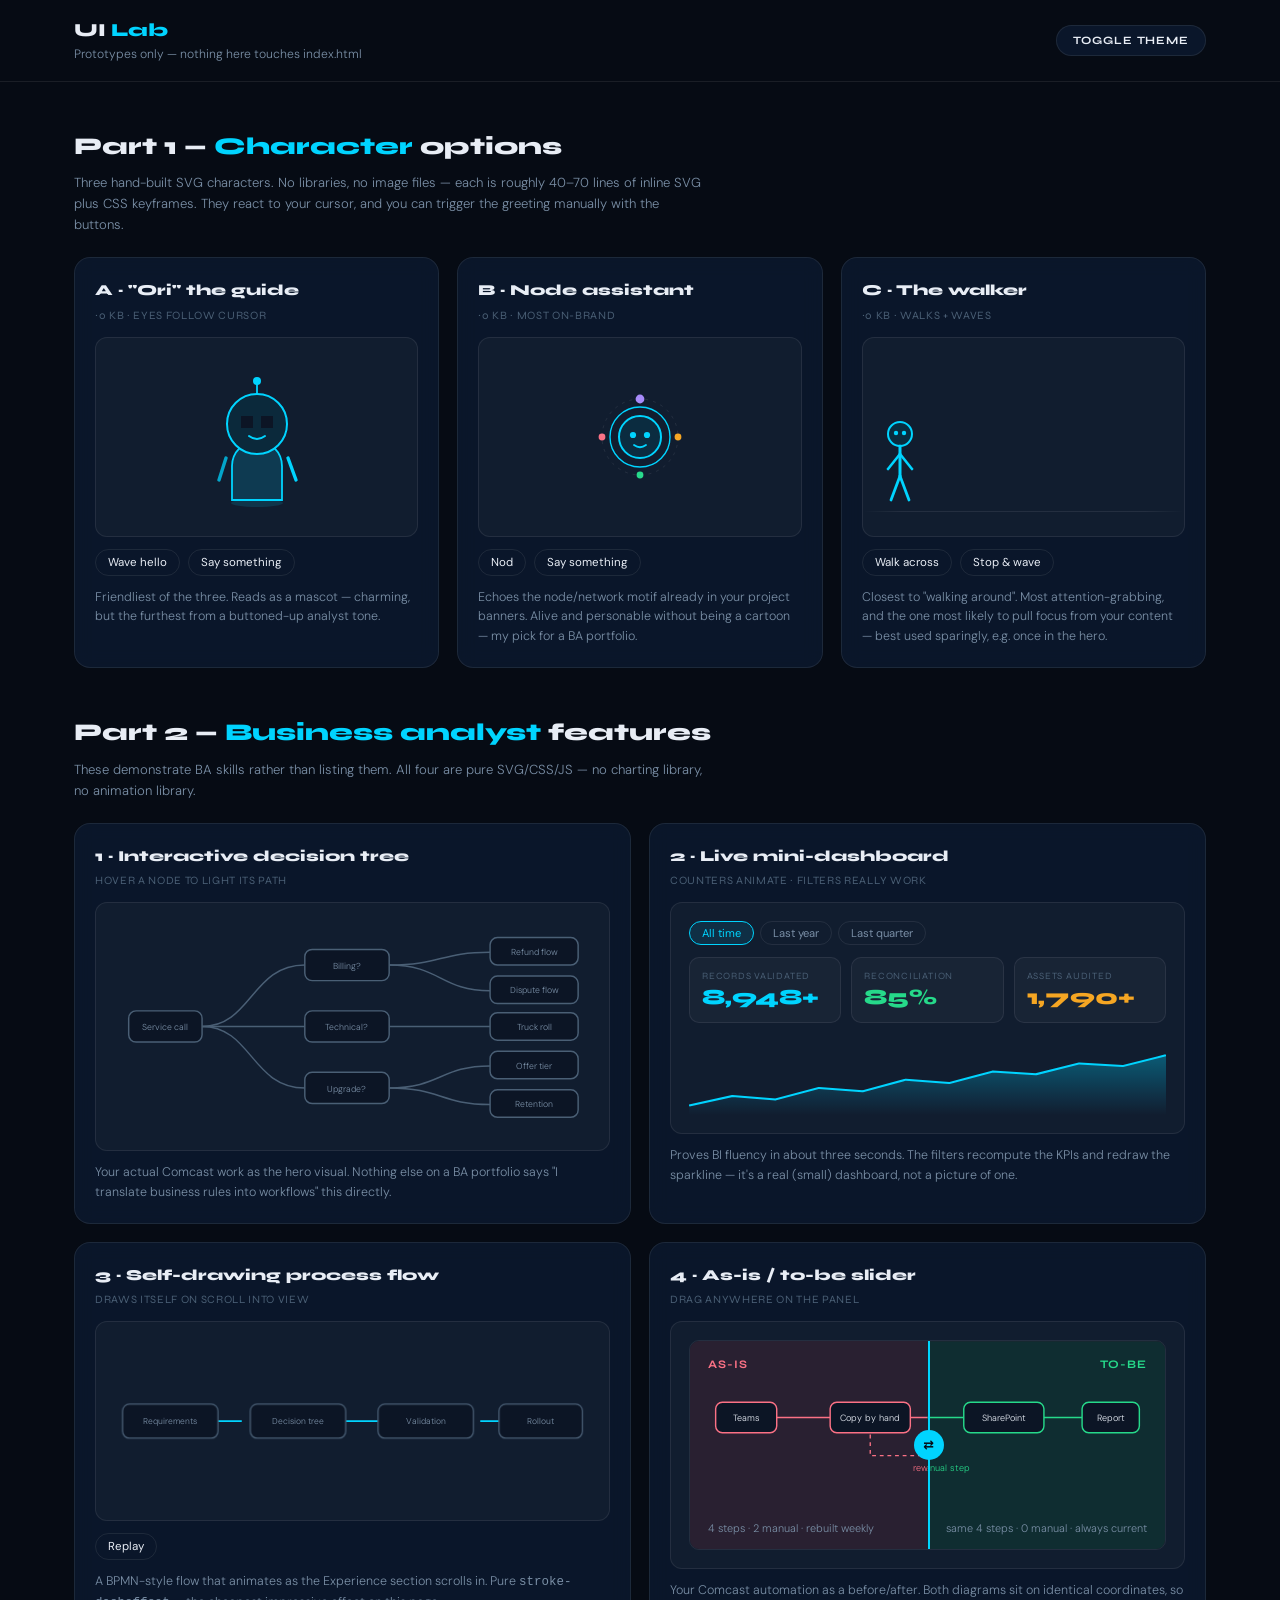
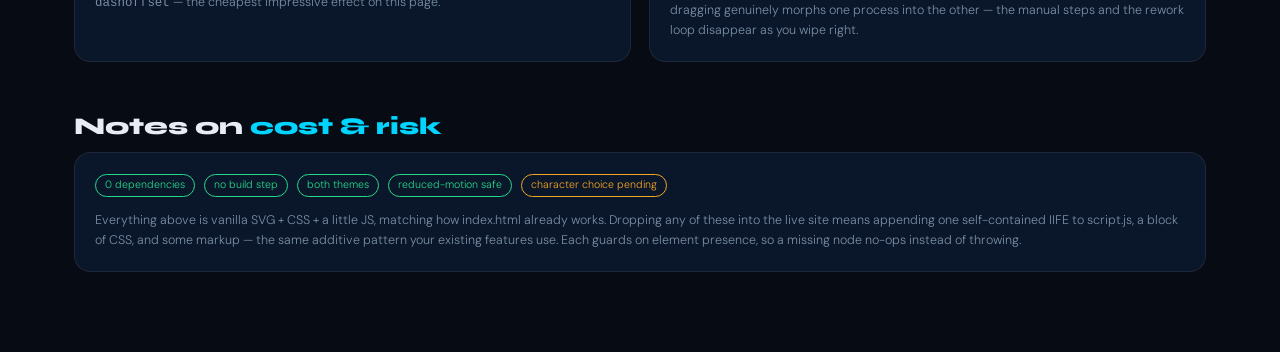
<file: demo.html>
<!DOCTYPE html>
<html lang="en" data-theme="dark">
<head>
<meta charset="UTF-8"/>
<meta name="viewport" content="width=device-width,initial-scale=1.0"/>
<title>UI Lab — Sreya Kambhatla Portfolio</title>
<link rel="preconnect" href="https://fonts.googleapis.com"/>
<link href="https://fonts.googleapis.com/css2?family=Syne:wght@400;600;700;800&family=DM+Sans:opsz,wght@9..40,300;9..40,400;9..40,500&display=swap" rel="stylesheet"/>
<style>
/* Palette copied from styles.css so this page is fully self-contained
   and cannot be affected by (or affect) the live site. */
:root{
  --bg:#060b14;--bg2:#0c1525;--glass:rgba(14,30,58,0.60);
  --border:rgba(255,255,255,0.08);
  --cyan:#00d4ff;--amber:#f5a623;--green:#26d98a;--purple:#a78bfa;--rose:#fb7185;
  --text:#e8edf5;--muted:#7a8fa6;--dim:#4a5f75;
}
[data-theme="light"]{
  --bg:#d4d2cb;--bg2:#cac8c0;--glass:rgba(255,253,248,0.72);
  --border:rgba(100,90,70,0.18);
  --cyan:#3b40c4;--amber:#b86e00;--green:#1a7a50;--purple:#5c3db8;--rose:#c03060;
  --text:#1e1c18;--muted:#5a5244;--dim:#9a9080;
}
*{margin:0;padding:0;box-sizing:border-box;}
body{background:var(--bg);color:var(--text);font-family:"DM Sans",system-ui,sans-serif;
  font-weight:300;line-height:1.6;padding:0 0 80px;transition:background .3s,color .3s;}
.wrap{max-width:1180px;margin:0 auto;padding:0 24px;}
header.lab{position:sticky;top:0;z-index:50;background:var(--bg);border-bottom:1px solid var(--border);
  padding:16px 0;margin-bottom:38px;}
header.lab .wrap{display:flex;align-items:center;justify-content:space-between;gap:16px;}
h1{font-family:"Syne",sans-serif;font-size:1.15rem;font-weight:800;letter-spacing:-.01em;}
h1 span{color:var(--cyan);}
.lab-sub{font-size:.76rem;color:var(--muted);}
.tbtn{font-family:"Syne",sans-serif;font-size:.7rem;font-weight:700;letter-spacing:.08em;
  text-transform:uppercase;color:var(--text);background:var(--glass);border:1px solid var(--border);
  border-radius:999px;padding:8px 16px;cursor:pointer;}
.tbtn:hover{border-color:var(--cyan);color:var(--cyan);}
h2.sec{font-family:"Syne",sans-serif;font-size:1.5rem;font-weight:800;margin:46px 0 6px;}
h2.sec span{color:var(--cyan);}
.sec-note{font-size:.82rem;color:var(--muted);margin-bottom:22px;max-width:70ch;}
.grid{display:grid;gap:18px;}
.g3{grid-template-columns:repeat(3,1fr);}
.g2{grid-template-columns:repeat(2,1fr);}
@media(max-width:940px){.g3,.g2{grid-template-columns:1fr;}}
.card{background:var(--glass);border:1px solid var(--border);border-radius:16px;padding:20px;
  backdrop-filter:blur(10px);}
.card h3{font-family:"Syne",sans-serif;font-size:.95rem;font-weight:800;margin-bottom:4px;}
.card .meta{font-size:.7rem;color:var(--dim);font-family:"Syne",sans-serif;letter-spacing:.06em;
  text-transform:uppercase;margin-bottom:12px;}
.card p.desc{font-size:.78rem;color:var(--muted);margin-top:12px;}
.stage{background:rgba(255,255,255,.03);border:1px solid var(--border);border-radius:12px;
  min-height:200px;display:flex;align-items:center;justify-content:center;position:relative;overflow:hidden;}
[data-theme="light"] .stage{background:rgba(0,0,0,.03);}
.ctrls{display:flex;gap:8px;flex-wrap:wrap;margin-top:12px;}
.ctrls button{font-size:.72rem;font-family:"DM Sans",sans-serif;color:var(--text);
  background:transparent;border:1px solid var(--border);border-radius:999px;padding:5px 12px;cursor:pointer;}
.ctrls button:hover{border-color:var(--cyan);color:var(--cyan);}
.tag{display:inline-block;font-size:.66rem;padding:2px 9px;border-radius:999px;
  border:1px solid var(--border);color:var(--muted);margin-right:5px;}
.tag.good{color:var(--green);border-color:var(--green);}
.tag.warn{color:var(--amber);border-color:var(--amber);}

/* ─── CHARACTER 1 : Ori the guide ─── */
.ori{width:130px;height:150px;overflow:visible;}
.ori .body-g{animation:breathe 3.4s ease-in-out infinite;transform-origin:65px 130px;}
@keyframes breathe{0%,100%{transform:translateY(0) scaleY(1);}50%{transform:translateY(-3px) scaleY(1.015);}}
.ori .eye{transition:transform .12s ease-out;}
.ori .lid{transform-origin:center;animation:blink 5.2s infinite;}
@keyframes blink{0%,94%,100%{transform:scaleY(0);}96%,98%{transform:scaleY(1);}}
.ori .arm-wave{transform-origin:96px 96px;}
.ori.waving .arm-wave{animation:wave 1.5s ease-in-out;}
@keyframes wave{0%,100%{transform:rotate(0);}
  15%{transform:rotate(-56deg);}30%{transform:rotate(-30deg);}
  45%{transform:rotate(-56deg);}60%{transform:rotate(-30deg);}75%{transform:rotate(-50deg);}}
.bubble{position:absolute;top:18px;left:50%;transform:translate(-50%,6px);opacity:0;
  background:var(--glass);border:1px solid var(--cyan);border-radius:12px;padding:7px 14px;
  font-size:.76rem;color:var(--text);white-space:nowrap;transition:opacity .35s,transform .35s;
  pointer-events:none;}
.bubble.show{opacity:1;transform:translate(-50%,0);}

/* ─── CHARACTER 2 : Node assistant ─── */
.node-a{width:130px;height:130px;overflow:visible;}
.node-a .orbit{transform-origin:65px 65px;animation:spin 9s linear infinite;}
@keyframes spin{to{transform:rotate(360deg);}}
.node-a .core{transform-origin:65px 65px;animation:pulse 2.6s ease-in-out infinite;}
@keyframes pulse{0%,100%{transform:scale(1);opacity:.95;}50%{transform:scale(1.09);opacity:1;}}
.node-a .ring{transform-origin:65px 65px;animation:ripple 2.6s ease-out infinite;}
@keyframes ripple{0%{transform:scale(.7);opacity:.5;}100%{transform:scale(1.7);opacity:0;}}
.node-a.nodding{animation:nod .9s ease-in-out;}
@keyframes nod{0%,100%{transform:translateY(0) rotate(0);}
  30%{transform:translateY(4px) rotate(-7deg);}65%{transform:translateY(0) rotate(5deg);}}

/* ─── CHARACTER 3 : Walker ─── */
.walk-stage{height:200px;align-items:flex-end;padding-bottom:26px;}
.walker{width:74px;height:96px;overflow:visible;position:absolute;bottom:26px;left:0;
  will-change:transform;}
.walker .leg-l,.walker .leg-r{transform-origin:37px 62px;}
.walker.moving .leg-l{animation:stepA .52s linear infinite;}
.walker.moving .leg-r{animation:stepB .52s linear infinite;}
.walker.moving .arm-l{animation:stepB .52s linear infinite;}
.walker.moving .arm-r{animation:stepA .52s linear infinite;}
.walker .arm-l,.walker .arm-r{transform-origin:37px 40px;}
@keyframes stepA{0%,100%{transform:rotate(21deg);}50%{transform:rotate(-21deg);}}
@keyframes stepB{0%,100%{transform:rotate(-21deg);}50%{transform:rotate(21deg);}}
.walker.moving .torso{animation:bob .26s linear infinite;}
@keyframes bob{0%,100%{transform:translateY(0);}50%{transform:translateY(-2px);}}
.walker.hi .arm-r{animation:wave2 1.4s ease-in-out;}
@keyframes wave2{0%,100%{transform:rotate(0);}
  20%{transform:rotate(-118deg);}40%{transform:rotate(-88deg);}
  60%{transform:rotate(-118deg);}80%{transform:rotate(-95deg);}}
.ground{position:absolute;left:0;right:0;bottom:24px;height:1px;
  background:linear-gradient(90deg,transparent,var(--border) 12%,var(--border) 88%,transparent);}

/* ─── BA 1 : Decision tree ─── */
.dtree{width:100%;max-width:520px;}
.dtree .lk{stroke:var(--dim);stroke-width:1.6;fill:none;pointer-events:none;
  transition:stroke .25s,stroke-width .25s;}
.dtree .lk.lit{stroke:var(--cyan);stroke-width:2.6;}
.dtree .nd{fill:var(--bg2);stroke:var(--dim);stroke-width:1.6;cursor:pointer;
  transition:stroke .25s,fill .25s;}
[data-theme="light"] .dtree .nd{fill:rgba(255,253,248,.9);}
.dtree .nd.lit{stroke:var(--cyan);fill:color-mix(in srgb,var(--cyan) 16%,transparent);}
.dtree text{font-family:"DM Sans",sans-serif;font-size:9.5px;fill:var(--muted);pointer-events:none;}
.dtree .nd.lit ~ text{fill:var(--text);}
.dtree .lbl-lit{fill:var(--text);}

/* ─── BA 2 : Dashboard ─── */
.kpis{display:grid;grid-template-columns:repeat(3,1fr);gap:10px;margin-bottom:14px;}
.kpi{background:rgba(255,255,255,.03);border:1px solid var(--border);border-radius:10px;padding:11px 12px;}
[data-theme="light"] .kpi{background:rgba(0,0,0,.03);}
.kpi .k{font-size:.6rem;font-family:"Syne",sans-serif;letter-spacing:.08em;text-transform:uppercase;color:var(--dim);}
.kpi .v{font-family:"Syne",sans-serif;font-size:1.35rem;font-weight:800;color:var(--cyan);line-height:1.25;}
.kpi.g .v{color:var(--green);} .kpi.a .v{color:var(--amber);}
.filters{display:flex;gap:6px;margin-bottom:12px;flex-wrap:wrap;}
.filters button{font-size:.7rem;padding:4px 12px;border-radius:999px;cursor:pointer;
  background:transparent;border:1px solid var(--border);color:var(--muted);font-family:"DM Sans",sans-serif;}
.filters button.on{border-color:var(--cyan);color:var(--cyan);background:color-mix(in srgb,var(--cyan) 10%,transparent);}
.spark{width:100%;height:78px;}
.spark path.ln{fill:none;stroke:var(--cyan);stroke-width:2;stroke-linejoin:round;
  transition:d .5s ease;}
.spark path.ar{stroke:none;transition:d .5s ease;}

/* ─── BA 3 : Process flow ─── */
.flow{width:100%;max-width:560px;}
.flow .fpath{fill:none;stroke:var(--cyan);stroke-width:2;
  stroke-dasharray:var(--len);stroke-dashoffset:var(--len);}
.flow.run .fpath{animation:draw 2.4s ease forwards;}
@keyframes draw{to{stroke-dashoffset:0;}}
.flow .fbox{fill:var(--bg2);stroke:var(--dim);stroke-width:1.5;opacity:0;}
[data-theme="light"] .flow .fbox{fill:rgba(255,253,248,.92);}
.flow.run .fbox{animation:pop .45s ease forwards;}
.flow .fbox:nth-of-type(1){animation-delay:.1s;} .flow .fbox:nth-of-type(2){animation-delay:.65s;}
.flow .fbox:nth-of-type(3){animation-delay:1.2s;} .flow .fbox:nth-of-type(4){animation-delay:1.75s;}
@keyframes pop{from{opacity:0;transform:translateY(6px);}to{opacity:1;transform:translateY(0);}}
.flow text{font-family:"DM Sans",sans-serif;font-size:10px;fill:var(--muted);opacity:0;}
.flow.run text{animation:pop .45s ease forwards;}
.flow text:nth-of-type(1){animation-delay:.2s;} .flow text:nth-of-type(2){animation-delay:.75s;}
.flow text:nth-of-type(3){animation-delay:1.3s;} .flow text:nth-of-type(4){animation-delay:1.85s;}

/* ─── BA 4 : As-is / To-be ─── */
.cmp{position:relative;width:100%;height:210px;border-radius:10px;overflow:hidden;
  border:1px solid var(--border);cursor:ew-resize;user-select:none;}
.cmp .pane{position:absolute;inset:0;padding:16px 18px;}
.cmp .asis{background:color-mix(in srgb,var(--rose) 12%,var(--bg2));}
.cmp .tobe{background:color-mix(in srgb,var(--green) 12%,var(--bg2));
  clip-path:inset(0 0 0 var(--split,50%));}
.cmp h4{font-family:"Syne",sans-serif;font-size:.72rem;letter-spacing:.09em;text-transform:uppercase;
  position:absolute;top:14px;}
.cmp .asis h4{color:var(--rose);left:18px;} .cmp .tobe h4{color:var(--green);right:18px;}
.cmp .dia{position:absolute;left:0;right:0;top:44px;padding:0 18px;}
.cmp .dia svg{width:100%;height:auto;display:block;}
.cmp .cap{position:absolute;bottom:12px;font-size:.68rem;color:var(--muted);}
.cmp .asis .cap{left:18px;} .cmp .tobe .cap{right:18px;text-align:right;}
.cmp .handle{position:absolute;top:0;bottom:0;left:var(--split,50%);width:2px;
  background:var(--cyan);pointer-events:none;}
.cmp .handle::after{content:"⇄";position:absolute;top:50%;left:50%;transform:translate(-50%,-50%);
  width:30px;height:30px;border-radius:50%;background:var(--cyan);color:var(--bg);
  display:flex;align-items:center;justify-content:center;font-size:.8rem;font-weight:700;}

@media(prefers-reduced-motion:reduce){
  *,*::before,*::after{animation:none!important;transition:none!important;}
  .flow .fpath{stroke-dashoffset:0;} .flow .fbox,.flow text{opacity:1;}
}
</style>
</head>
<body>

<header class="lab">
  <div class="wrap">
    <div>
      <h1>UI <span>Lab</span></h1>
      <div class="lab-sub">Prototypes only — nothing here touches index.html</div>
    </div>
    <button class="tbtn" id="themeBtn">Toggle theme</button>
  </div>
</header>

<div class="wrap">

  <h2 class="sec">Part 1 — <span>Character</span> options</h2>
  <p class="sec-note">Three hand-built SVG characters. No libraries, no image files — each is roughly
    40–70 lines of inline SVG plus CSS keyframes. They react to your cursor, and you can trigger
    the greeting manually with the buttons.</p>

  <div class="grid g3">
    <div class="card">
      <h3>A · "Ori" the guide</h3>
      <div class="meta">~0 KB · eyes follow cursor</div>
      <div class="stage" id="oriStage">
        <div class="bubble" id="oriBubble">Hi, I'm Sreya 👋</div>
        <svg class="ori" id="ori" viewBox="0 0 130 150">
          <g class="body-g">
            <ellipse cx="65" cy="141" rx="26" ry="4" fill="var(--cyan)" opacity=".13"/>
            <path d="M40 138 V104 a25 25 0 0 1 50 0 v34 z" fill="var(--cyan)" opacity=".16"/>
            <path d="M40 138 V104 a25 25 0 0 1 50 0 v34 z" fill="none" stroke="var(--cyan)" stroke-width="1.8"/>
            <line class="arm-wave" x1="96" y1="96" x2="104" y2="118" stroke="var(--cyan)" stroke-width="3.4" stroke-linecap="round"/>
            <line x1="34" y1="96" x2="27" y2="118" stroke="var(--cyan)" stroke-width="3.4" stroke-linecap="round" opacity=".75"/>
            <circle cx="65" cy="62" r="30" fill="var(--bg2)" stroke="var(--cyan)" stroke-width="2"/>
            <circle cx="65" cy="62" r="30" fill="var(--cyan)" opacity=".1"/>
            <g class="eye" id="oriEyes">
              <circle cx="55" cy="60" r="4.2" fill="var(--cyan)"/>
              <circle cx="75" cy="60" r="4.2" fill="var(--cyan)"/>
            </g>
            <g class="lid">
              <rect x="49" y="54" width="12" height="12" fill="var(--bg2)"/>
              <rect x="69" y="54" width="12" height="12" fill="var(--bg2)"/>
            </g>
            <path d="M57 74 q8 6 16 0" stroke="var(--cyan)" stroke-width="2" fill="none" stroke-linecap="round"/>
            <line x1="65" y1="32" x2="65" y2="22" stroke="var(--cyan)" stroke-width="1.8"/>
            <circle cx="65" cy="19" r="4" fill="var(--cyan)"/>
          </g>
        </svg>
      </div>
      <div class="ctrls">
        <button data-act="ori-wave">Wave hello</button>
        <button data-act="ori-say">Say something</button>
      </div>
      <p class="desc">Friendliest of the three. Reads as a mascot — charming, but the furthest
        from a buttoned-up analyst tone.</p>
    </div>

    <div class="card">
      <h3>B · Node assistant</h3>
      <div class="meta">~0 KB · most on-brand</div>
      <div class="stage" id="nodeStage">
        <div class="bubble" id="nodeBubble">Let's look at the data.</div>
        <svg class="node-a" id="nodeA" viewBox="0 0 130 130">
          <circle class="ring" cx="65" cy="65" r="30" fill="none" stroke="var(--cyan)" stroke-width="1.4"/>
          <g class="orbit">
            <circle cx="65" cy="27" r="4.4" fill="var(--purple)"/>
            <circle cx="103" cy="65" r="3.4" fill="var(--amber)"/>
            <circle cx="65" cy="103" r="3.4" fill="var(--green)"/>
            <circle cx="27" cy="65" r="3.4" fill="var(--rose)"/>
          </g>
          <circle cx="65" cy="65" r="38" fill="none" stroke="var(--border)" stroke-width="1" stroke-dasharray="3 5"/>
          <g class="core">
            <circle cx="65" cy="65" r="21" fill="var(--bg2)" stroke="var(--cyan)" stroke-width="2"/>
            <circle cx="65" cy="65" r="21" fill="var(--cyan)" opacity=".12"/>
            <g id="nodeEyes">
              <circle cx="58" cy="63" r="3.1" fill="var(--cyan)"/>
              <circle cx="72" cy="63" r="3.1" fill="var(--cyan)"/>
            </g>
            <path d="M59 73 q6 4.5 12 0" stroke="var(--cyan)" stroke-width="1.8" fill="none" stroke-linecap="round"/>
          </g>
        </svg>
      </div>
      <div class="ctrls">
        <button data-act="node-nod">Nod</button>
        <button data-act="node-say">Say something</button>
      </div>
      <p class="desc">Echoes the node/network motif already in your project banners. Alive and
        personable without being a cartoon — my pick for a BA portfolio.</p>
    </div>

    <div class="card">
      <h3>C · The walker</h3>
      <div class="meta">~0 KB · walks + waves</div>
      <div class="stage walk-stage" id="walkStage">
        <div class="ground"></div>
        <div class="bubble" id="walkBubble">Hello! 👋</div>
        <svg class="walker" id="walker" viewBox="0 0 74 96">
          <g class="torso">
            <circle cx="37" cy="20" r="12" fill="var(--bg2)" stroke="var(--cyan)" stroke-width="2"/>
            <circle cx="37" cy="20" r="12" fill="var(--cyan)" opacity=".12"/>
            <circle cx="33" cy="19" r="2.2" fill="var(--cyan)"/>
            <circle cx="41" cy="19" r="2.2" fill="var(--cyan)"/>
            <line x1="37" y1="32" x2="37" y2="62" stroke="var(--cyan)" stroke-width="3" stroke-linecap="round"/>
            <line class="arm-l" x1="37" y1="40" x2="25" y2="55" stroke="var(--cyan)" stroke-width="2.6" stroke-linecap="round"/>
            <line class="arm-r" x1="37" y1="40" x2="49" y2="55" stroke="var(--cyan)" stroke-width="2.6" stroke-linecap="round"/>
          </g>
          <line class="leg-l" x1="37" y1="62" x2="28" y2="86" stroke="var(--cyan)" stroke-width="2.8" stroke-linecap="round"/>
          <line class="leg-r" x1="37" y1="62" x2="46" y2="86" stroke="var(--cyan)" stroke-width="2.8" stroke-linecap="round"/>
        </svg>
      </div>
      <div class="ctrls">
        <button data-act="walk-go">Walk across</button>
        <button data-act="walk-hi">Stop &amp; wave</button>
      </div>
      <p class="desc">Closest to "walking around". Most attention-grabbing, and the one most likely
        to pull focus from your content — best used sparingly, e.g. once in the hero.</p>
    </div>
  </div>

  <h2 class="sec">Part 2 — <span>Business analyst</span> features</h2>
  <p class="sec-note">These demonstrate BA skills rather than listing them. All four are pure
    SVG/CSS/JS — no charting library, no animation library.</p>

  <div class="grid g2">
    <div class="card">
      <h3>1 · Interactive decision tree</h3>
      <div class="meta">Hover a node to light its path</div>
      <div class="stage" style="padding:18px;">
        <svg class="dtree" id="dtree" viewBox="0 0 520 230">
          <path class="lk" data-b="1" d="M96 115 C150 115 150 48 208 48"/>
          <path class="lk" data-b="2" d="M96 115 C150 115 150 115 208 115"/>
          <path class="lk" data-b="3" d="M96 115 C150 115 150 182 208 182"/>
          <path class="lk" data-b="1" d="M300 48 C356 48 356 34 410 34"/>
          <path class="lk" data-b="1" d="M300 48 C356 48 356 76 410 76"/>
          <path class="lk" data-b="2" d="M300 115 C356 115 356 115 410 115"/>
          <path class="lk" data-b="3" d="M300 182 C356 182 356 158 410 158"/>
          <path class="lk" data-b="3" d="M300 182 C356 182 356 200 410 200"/>
          <rect class="nd" x="16" y="98" width="80" height="34" rx="8"/>
          <text x="56" y="119" text-anchor="middle">Service call</text>
          <rect class="nd" data-b="1" x="208" y="31" width="92" height="34" rx="8"/>
          <text x="254" y="52" text-anchor="middle">Billing?</text>
          <rect class="nd" data-b="2" x="208" y="98" width="92" height="34" rx="8"/>
          <text x="254" y="119" text-anchor="middle">Technical?</text>
          <rect class="nd" data-b="3" x="208" y="165" width="92" height="34" rx="8"/>
          <text x="254" y="186" text-anchor="middle">Upgrade?</text>
          <rect class="nd" data-b="1" x="410" y="18" width="96" height="30" rx="8"/>
          <text x="458" y="37" text-anchor="middle">Refund flow</text>
          <rect class="nd" data-b="1" x="410" y="60" width="96" height="30" rx="8"/>
          <text x="458" y="79" text-anchor="middle">Dispute flow</text>
          <rect class="nd" data-b="2" x="410" y="100" width="96" height="30" rx="8"/>
          <text x="458" y="119" text-anchor="middle">Truck roll</text>
          <rect class="nd" data-b="3" x="410" y="142" width="96" height="30" rx="8"/>
          <text x="458" y="161" text-anchor="middle">Offer tier</text>
          <rect class="nd" data-b="3" x="410" y="184" width="96" height="30" rx="8"/>
          <text x="458" y="203" text-anchor="middle">Retention</text>
        </svg>
      </div>
      <p class="desc">Your actual Comcast work as the hero visual. Nothing else on a BA portfolio
        says "I translate business rules into workflows" this directly.</p>
    </div>

    <div class="card">
      <h3>2 · Live mini-dashboard</h3>
      <div class="meta">Counters animate · filters really work</div>
      <div class="stage" style="flex-direction:column;align-items:stretch;padding:18px;">
        <div class="filters" id="dashFilters">
          <button class="on" data-r="all">All time</button>
          <button data-r="yr">Last year</button>
          <button data-r="q">Last quarter</button>
        </div>
        <div class="kpis">
          <div class="kpi"><div class="k">Records validated</div><div class="v" data-c="10000" data-suf="+">0</div></div>
          <div class="kpi g"><div class="k">Reconciliation</div><div class="v" data-c="95" data-suf="%">0</div></div>
          <div class="kpi a"><div class="k">Assets audited</div><div class="v" data-c="2000" data-suf="+">0</div></div>
        </div>
        <svg class="spark" id="spark" viewBox="0 0 300 78" preserveAspectRatio="none">
          <defs><linearGradient id="sg" x1="0" y1="0" x2="0" y2="1">
            <stop offset="0%" stop-color="var(--cyan)" stop-opacity=".34"/>
            <stop offset="100%" stop-color="var(--cyan)" stop-opacity="0"/>
          </linearGradient></defs>
          <path class="ar" fill="url(#sg)"/><path class="ln"/>
        </svg>
      </div>
      <p class="desc">Proves BI fluency in about three seconds. The filters recompute the KPIs and
        redraw the sparkline — it's a real (small) dashboard, not a picture of one.</p>
    </div>

    <div class="card">
      <h3>3 · Self-drawing process flow</h3>
      <div class="meta">Draws itself on scroll into view</div>
      <div class="stage" style="padding:18px;">
        <svg class="flow" id="flow" viewBox="0 0 560 120">
          <path class="fpath" style="--len:470" d="M70 60 H150 M250 60 H330 M430 60 H470"/>
          <rect class="fbox" x="10" y="40" width="112" height="40" rx="8"/>
          <rect class="fbox" x="160" y="40" width="112" height="40" rx="8"/>
          <rect class="fbox" x="310" y="40" width="112" height="40" rx="8"/>
          <rect class="fbox" x="452" y="40" width="98" height="40" rx="8"/>
          <text x="66" y="64" text-anchor="middle">Requirements</text>
          <text x="216" y="64" text-anchor="middle">Decision tree</text>
          <text x="366" y="64" text-anchor="middle">Validation</text>
          <text x="501" y="64" text-anchor="middle">Rollout</text>
        </svg>
      </div>
      <div class="ctrls"><button data-act="flow-replay">Replay</button></div>
      <p class="desc">A BPMN-style flow that animates as the Experience section scrolls in.
        Pure <code>stroke-dashoffset</code> — the cheapest impressive effect on this page.</p>
    </div>

    <div class="card">
      <h3>4 · As-is / to-be slider</h3>
      <div class="meta">Drag anywhere on the panel</div>
      <div class="stage" style="padding:18px;">
        <div class="cmp" id="cmp" style="--split:50%">
          <div class="pane asis">
            <h4>As-is</h4>
            <div class="dia">
              <svg viewBox="0 0 460 108">
                <line x1="72" y1="34" x2="128" y2="34" stroke="var(--rose)" stroke-width="1.6"/>
                <line x1="212" y1="34" x2="268" y2="34" stroke="var(--rose)" stroke-width="1.6"/>
                <line x1="352" y1="34" x2="392" y2="34" stroke="var(--rose)" stroke-width="1.6"/>
                <path d="M170 52 v22 h140 v-22" fill="none" stroke="var(--rose)" stroke-width="1.4" stroke-dasharray="4 4"/>
                <text x="240" y="90" text-anchor="middle" font-size="9.5" fill="var(--rose)">rework loop</text>
                <rect x="8" y="18" width="64" height="32" rx="7" fill="var(--bg2)" stroke="var(--rose)" stroke-width="1.5"/>
                <text x="40" y="38" text-anchor="middle" font-size="9.5" fill="var(--text)">Teams</text>
                <rect x="128" y="18" width="84" height="32" rx="7" fill="var(--bg2)" stroke="var(--rose)" stroke-width="1.5"/>
                <text x="170" y="38" text-anchor="middle" font-size="9.5" fill="var(--text)">Copy by hand</text>
                <rect x="268" y="18" width="84" height="32" rx="7" fill="var(--bg2)" stroke="var(--rose)" stroke-width="1.5"/>
                <text x="310" y="38" text-anchor="middle" font-size="9.5" fill="var(--text)">Merge sheets</text>
                <rect x="392" y="18" width="60" height="32" rx="7" fill="var(--bg2)" stroke="var(--rose)" stroke-width="1.5"/>
                <text x="422" y="38" text-anchor="middle" font-size="9.5" fill="var(--text)">Report</text>
              </svg>
            </div>
            <div class="cap">4 steps &middot; 2 manual &middot; rebuilt weekly</div>
          </div>
          <div class="pane tobe">
            <h4>To-be</h4>
            <div class="dia">
              <svg viewBox="0 0 460 108">
                <line x1="72" y1="34" x2="128" y2="34" stroke="var(--green)" stroke-width="1.6"/>
                <line x1="212" y1="34" x2="268" y2="34" stroke="var(--green)" stroke-width="1.6"/>
                <line x1="352" y1="34" x2="392" y2="34" stroke="var(--green)" stroke-width="1.6"/>
                <text x="240" y="90" text-anchor="middle" font-size="9.5" fill="var(--green)">no manual step</text>
                <rect x="8" y="18" width="64" height="32" rx="7" fill="var(--bg2)" stroke="var(--green)" stroke-width="1.5"/>
                <text x="40" y="38" text-anchor="middle" font-size="9.5" fill="var(--text)">Teams</text>
                <rect x="128" y="18" width="84" height="32" rx="7" fill="var(--bg2)" stroke="var(--green)" stroke-width="1.5"/>
                <text x="170" y="38" text-anchor="middle" font-size="9.5" fill="var(--text)">Auto-parse</text>
                <rect x="268" y="18" width="84" height="32" rx="7" fill="var(--bg2)" stroke="var(--green)" stroke-width="1.5"/>
                <text x="310" y="38" text-anchor="middle" font-size="9.5" fill="var(--text)">SharePoint</text>
                <rect x="392" y="18" width="60" height="32" rx="7" fill="var(--bg2)" stroke="var(--green)" stroke-width="1.5"/>
                <text x="422" y="38" text-anchor="middle" font-size="9.5" fill="var(--text)">Report</text>
              </svg>
            </div>
            <div class="cap">same 4 steps &middot; 0 manual &middot; always current</div>
          </div>
          <div class="handle"></div>
        </div>
      </div>
      <p class="desc">Your Comcast automation as a before/after. Both diagrams sit on identical
        coordinates, so dragging genuinely morphs one process into the other &mdash; the manual
        steps and the rework loop disappear as you wipe right.</p>
    </div>
  </div>

  <h2 class="sec">Notes on <span>cost &amp; risk</span></h2>
  <div class="card">
    <p style="font-size:.82rem;color:var(--muted);">
      <span class="tag good">0 dependencies</span>
      <span class="tag good">no build step</span>
      <span class="tag good">both themes</span>
      <span class="tag good">reduced-motion safe</span>
      <span class="tag warn">character choice pending</span>
    </p>
    <p class="desc" style="margin-top:14px;">
      Everything above is vanilla SVG + CSS + a little JS, matching how index.html already works.
      Dropping any of these into the live site means appending one self-contained IIFE to script.js,
      a block of CSS, and some markup — the same additive pattern your existing features use.
      Each guards on element presence, so a missing node no-ops instead of throwing.
    </p>
  </div>
</div>

<script>
/* Theme toggle — mirrors the live site's data-theme approach */
(function(){
  var b=document.getElementById('themeBtn'); if(!b) return;
  b.addEventListener('click',function(){
    var h=document.documentElement;
    h.setAttribute('data-theme', h.getAttribute('data-theme')==='light'?'dark':'light');
  });
})();

/* Cursor tracking for both face characters */
(function(){
  var pairs=[{eyes:document.getElementById('oriEyes'),svg:document.getElementById('ori'),r:3.4},
             {eyes:document.getElementById('nodeEyes'),svg:document.getElementById('nodeA'),r:2.6}];
  pairs=pairs.filter(function(p){return p.eyes&&p.svg;});
  if(!pairs.length) return;
  window.addEventListener('mousemove',function(e){
    pairs.forEach(function(p){
      var b=p.svg.getBoundingClientRect();
      var dx=e.clientX-(b.left+b.width/2), dy=e.clientY-(b.top+b.height/2);
      var d=Math.hypot(dx,dy)||1, m=Math.min(1,d/300);
      p.eyes.style.transform='translate('+(dx/d*p.r*m).toFixed(2)+'px,'+(dy/d*p.r*m).toFixed(2)+'px)';
    });
  },{passive:true});
})();

/* Speech bubbles */
function say(id,txt,ms){
  var el=document.getElementById(id); if(!el) return;
  if(txt) el.textContent=txt;
  el.classList.add('show');
  clearTimeout(el._t); el._t=setTimeout(function(){el.classList.remove('show');},ms||2600);
}

/* Walker */
var walkState={x:0,dir:1,raf:null};
function walkGo(){
  var w=document.getElementById('walker'), st=document.getElementById('walkStage');
  if(!w||!st) return;
  cancelAnimationFrame(walkState.raf);
  w.classList.add('moving'); w.classList.remove('hi');
  var max=st.clientWidth-w.clientWidth-16;
  function step(){
    walkState.x+=1.5*walkState.dir;
    if(walkState.x>=max){walkState.x=max;walkState.dir=-1;}
    if(walkState.x<=0){walkState.x=0;walkState.dir=1;}
    w.style.transform='translateX('+walkState.x+'px) scaleX('+walkState.dir+')';
    walkState.raf=requestAnimationFrame(step);
  }
  step();
}
function walkHi(){
  var w=document.getElementById('walker'); if(!w) return;
  cancelAnimationFrame(walkState.raf);
  w.classList.remove('moving'); w.classList.add('hi');
  say('walkBubble','Hello! 👋',2400);
  setTimeout(function(){w.classList.remove('hi');},1500);
}

/* Button routing */
document.addEventListener('click',function(e){
  var b=e.target.closest('[data-act]'); if(!b) return;
  var a=b.getAttribute('data-act');
  if(a==='ori-wave'){var o=document.getElementById('ori');o.classList.remove('waving');
    void o.offsetWidth;o.classList.add('waving');say('oriBubble','Hi, I\'m Sreya 👋');}
  if(a==='ori-say'){say('oriBubble','I turn messy processes into clear ones.',3200);}
  if(a==='node-nod'){var n=document.getElementById('nodeA');n.classList.remove('nodding');
    void n.offsetWidth;n.classList.add('nodding');
    setTimeout(function(){n.classList.remove('nodding');},900);}
  if(a==='node-say'){say('nodeBubble','Let\'s look at the data.',3000);}
  if(a==='walk-go') walkGo();
  if(a==='walk-hi') walkHi();
  if(a==='flow-replay'){var f=document.getElementById('flow');
    f.classList.remove('run');void f.offsetWidth;f.classList.add('run');}
});

/* Decision tree hover */
(function(){
  var t=document.getElementById('dtree'); if(!t) return;
  t.addEventListener('mouseover',function(e){
    var n=e.target.closest('[data-b]'); if(!n) return;
    var br=n.getAttribute('data-b');
    t.querySelectorAll('[data-b]').forEach(function(el){
      el.classList.toggle('lit', el.getAttribute('data-b')===br);
    });
  });
  t.addEventListener('mouseleave',function(){
    t.querySelectorAll('[data-b]').forEach(function(el){el.classList.remove('lit');});
  });
})();

/* Dashboard: counters + sparkline */
(function(){
  var wrapEl=document.getElementById('dashFilters'), spark=document.getElementById('spark');
  if(!wrapEl||!spark) return;
  var DATA={all:[8,22,17,34,29,46,41,58,54,70,66,82],
            yr:[30,26,44,38,56,50,66,60,74,70,84,90],
            q:[52,60,55,70,64,78,72,86,80,92,88,96]};
  var SCALE={all:1,yr:.72,q:.34};
  var ln=spark.querySelector('.ln'), ar=spark.querySelector('.ar');
  function drawSpark(k){
    var d=DATA[k],pts=d.map(function(v,i){
      return [(i/(d.length-1))*300, 74-(v/100)*68];
    });
    var p='M'+pts.map(function(q){return q[0].toFixed(1)+' '+q[1].toFixed(1);}).join(' L');
    ln.setAttribute('d',p);
    ar.setAttribute('d',p+' L300 78 L0 78 Z');
  }
  function count(el,to,suf){
    var from=0,t0=performance.now(),dur=900;
    function tick(now){
      var p=Math.min(1,(now-t0)/dur), e=1-Math.pow(1-p,3);
      var v=Math.round(from+(to-from)*e);
      el.textContent=(v>=1000?v.toLocaleString():v)+suf;
      if(p<1) requestAnimationFrame(tick);
    }
    requestAnimationFrame(tick);
  }
  function refresh(k){
    document.querySelectorAll('.kpi .v').forEach(function(el){
      var base=+el.getAttribute('data-c'), suf=el.getAttribute('data-suf')||'';
      var v=Math.round(base*SCALE[k]);
      if(suf==='%') v=Math.min(99,Math.round(base*(k==='all'?1:k==='yr'?.98:.94)));
      count(el,v,suf);
    });
    drawSpark(k);
  }
  wrapEl.addEventListener('click',function(e){
    var b=e.target.closest('button'); if(!b) return;
    wrapEl.querySelectorAll('button').forEach(function(x){x.classList.remove('on');});
    b.classList.add('on'); refresh(b.getAttribute('data-r'));
  });
  new IntersectionObserver(function(en,o){
    if(en[0].isIntersecting){refresh('all');o.disconnect();}
  },{threshold:.4}).observe(spark);
})();

/* Flow: draw when scrolled into view */
(function(){
  var f=document.getElementById('flow'); if(!f) return;
  new IntersectionObserver(function(en,o){
    if(en[0].isIntersecting){f.classList.add('run');o.disconnect();}
  },{threshold:.45}).observe(f);
})();

/* As-is / to-be drag */
(function(){
  var c=document.getElementById('cmp'); if(!c) return;
  var down=false;
  function set(e){
    var b=c.getBoundingClientRect();
    var x=((e.touches?e.touches[0].clientX:e.clientX)-b.left)/b.width*100;
    c.style.setProperty('--split',Math.max(0,Math.min(100,x))+'%');
  }
  c.addEventListener('mousedown',function(e){down=true;set(e);});
  window.addEventListener('mousemove',function(e){if(down)set(e);});
  window.addEventListener('mouseup',function(){down=false;});
  c.addEventListener('touchstart',function(e){down=true;set(e);},{passive:true});
  c.addEventListener('touchmove',function(e){if(down)set(e);},{passive:true});
  c.addEventListener('touchend',function(){down=false;});
})();
</script>
</body>
</html>
</file>
